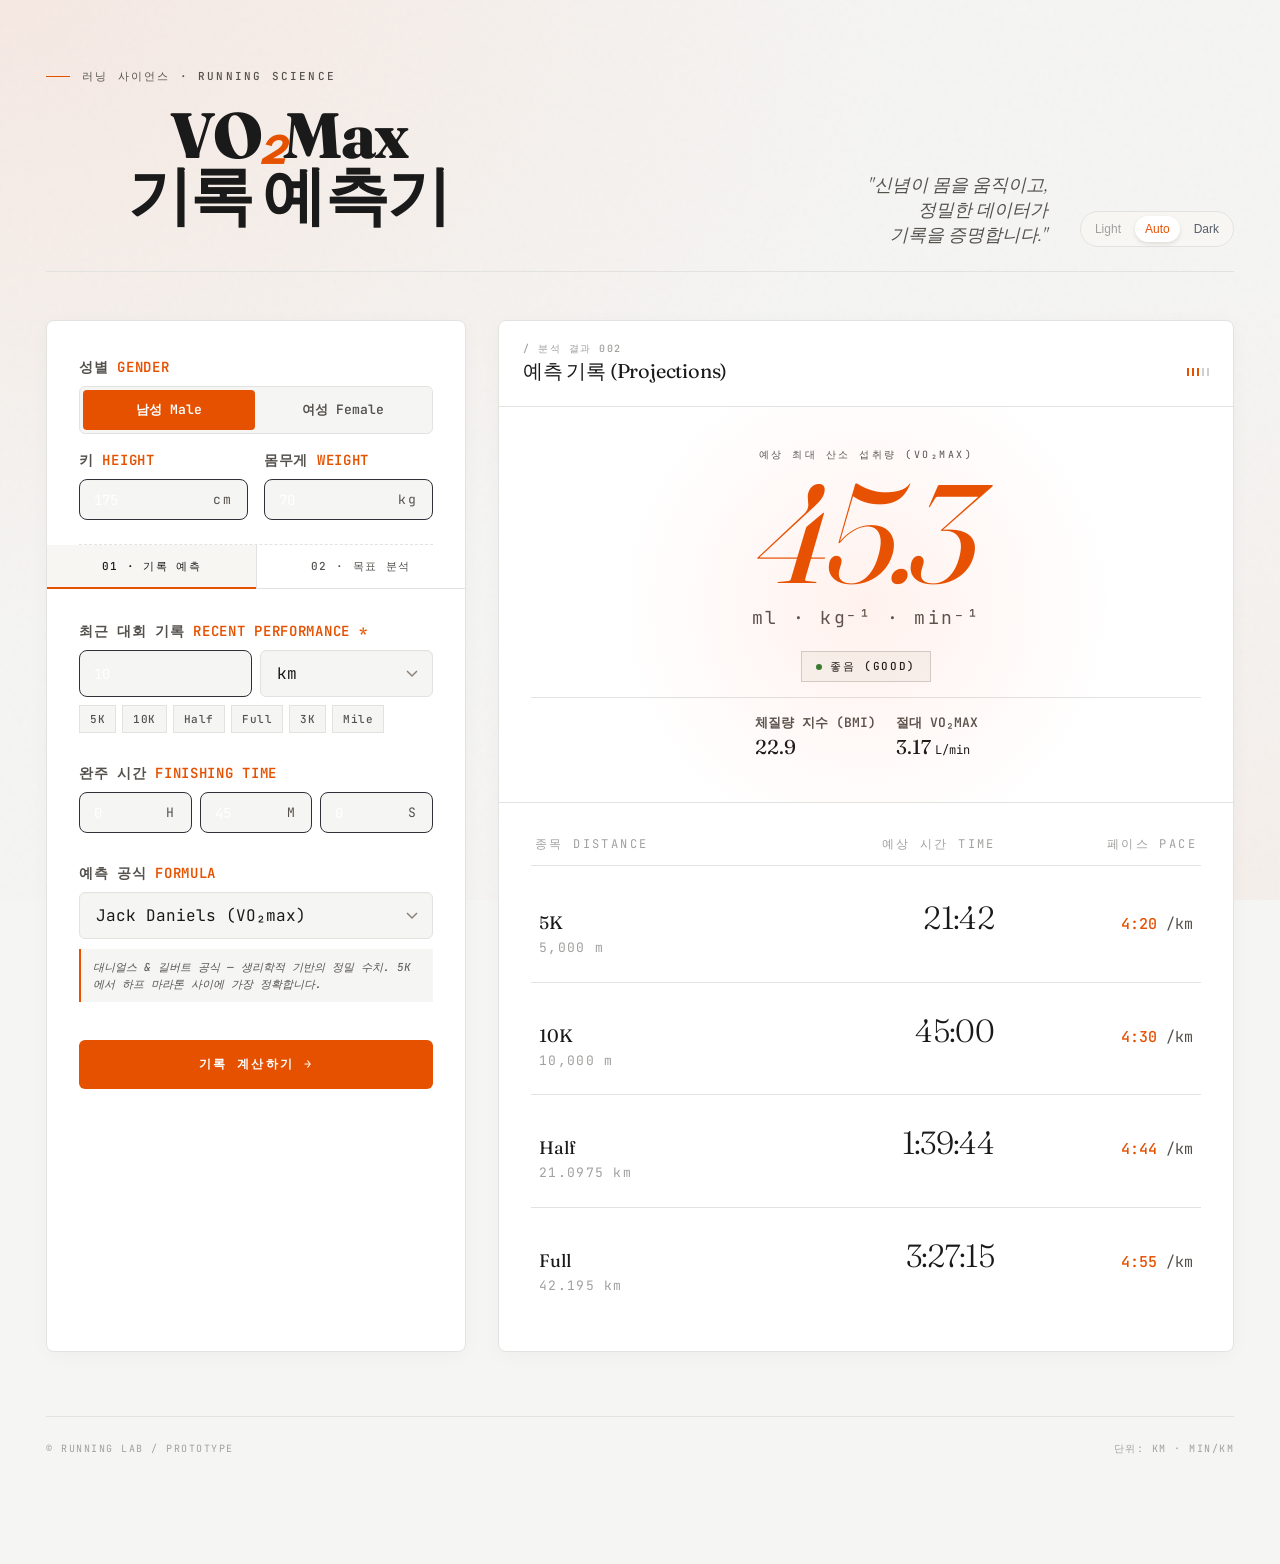
<file: index.html>
<!DOCTYPE html>
<html lang="ko" data-theme="system">
<head>
<meta charset="UTF-8">
<meta name="viewport" content="width=device-width, initial-scale=1.0">
<title>VO₂max 러닝 기록 예측 계산기 — Race Predictor</title>
<meta name="description" content="최근 달리기 기록을 입력하면 VO₂max를 계산하고 5K, 10K, 하프 마라톤, 풀 마라톤 예상 기록을 알려드립니다. Jack Daniels, Riegel, Cameron 공식 지원.">
<meta name="keywords" content="VO2max, 러닝, 마라톤, 기록 예측, 페이스 계산, Jack Daniels, VDOT">
<link rel="stylesheet" href="style.css">

<!-- Open Graph / SNS -->
<meta property="og:type" content="website">
<meta property="og:title" content="VO₂max Race Predictor">
<meta property="og:description" content="최근 기록으로 5K, 10K, 하프, 풀 마라톤 예상 기록을 계산해보세요. VO₂max 기반 정밀 예측.">
<meta property="og:url" content="https://jugalnam.github.io/vo2max-calculator/">
<meta name="twitter:card" content="summary_large_image">
<meta name="twitter:title" content="VO₂max Race Predictor">
<meta name="twitter:description" content="최근 기록으로 5K, 10K, 하프, 풀 마라톤 예상 기록을 계산해보세요.">

<!-- Favicon (SVG 인라인 — 주황색 원에 흰색 글자) -->
<link rel="icon" href="data:image/svg+xml,%3Csvg xmlns='http://www.w3.org/2000/svg' viewBox='0 0 100 100'%3E%3Crect width='100' height='100' fill='%230a0a0a'/%3E%3Ccircle cx='50' cy='50' r='32' fill='none' stroke='%23ff5722' stroke-width='6'/%3E%3Ctext x='50' y='62' font-family='Georgia,serif' font-size='36' font-style='italic' fill='%23f5f1ea' text-anchor='middle'%3EV%3C/text%3E%3C/svg%3E">

<link rel="preconnect" href="https://fonts.googleapis.com">
<link rel="preconnect" href="https://fonts.gstatic.com" crossorigin>
<link href="https://fonts.googleapis.com/css2?family=Fraunces:ital,opsz,wght@0,9..144,300;0,9..144,400;0,9..144,600;0,9..144,800;1,9..144,400&family=JetBrains+Mono:wght@300;400;500;700&display=swap" rel="stylesheet">
<style>
  :root {
    /* Light Theme (Default) */
    --bg: #f5f5f3; /* 메인 배경을 살짝 낮춰 카드 영역을 강조 */
    --bg-card: #ffffff;
    --bg-elev: #f7f6f3;
    --border: #e2e2e0;
    --border-strong: #cfcfcd;
    --text: #1a1a1a;
    --text-dim: #55524e; /* 가독성을 위해 소폭 어둡게 조정 */
    --text-faint: #a1a09e;
    --accent: #e65100; /* WCAG 대비 향상을 위한 짙은 주황 */
    --accent-dim: #cc3d0e;
    --success: #2e7d32;
    --warn: #ed6c02;
    --serif: 'Fraunces', Georgia, serif;
    --mono: 'JetBrains Mono', ui-monospace, monospace;
    --radius: 8px;
  }

  [data-theme="dark"] {
    --bg: #0f1113;
    --bg-card: #1a1d21;
    --bg-elev: #24282d;
    --border: #2d3239;
    --border-strong: #3e454e;
    --text: #eceef0;
    --text-dim: #b0bac5; /* 다크모드에서 눈이 편하도록 밝기 상향 */
    --text-faint: #565f6b;
    --accent: #ff7043;
    --accent-dim: #e64a19;
    --success: #81c784;
    --warn: #ffb74d;
  }

  * { box-sizing: border-box; margin: 0; padding: 0; }

  html, body {
    background: var(--bg);
    color: var(--text);
    font-family: var(--mono);
    font-size: 14px;
    line-height: 1.5;
    -webkit-font-smoothing: antialiased;
    min-height: 100vh;
    transition: background-color 0.3s, color 0.3s;
  }

  body {
    /* Subtle gradients */
    background-image:
      radial-gradient(ellipse at top left, rgba(255,87,34,0.08) 0%, transparent 50%),
      radial-gradient(ellipse at bottom right, rgba(255,87,34,0.04) 0%, transparent 50%);
    background-attachment: fixed;
  }

  /* Noise overlay */
  body::before {
    content: '';
    position: fixed;
    inset: 0;
    pointer-events: none;
    opacity: 0.035;
    z-index: 1;
    background-image: url("data:image/svg+xml,%3Csvg viewBox='0 0 200 200' xmlns='http://www.w3.org/2000/svg'%3E%3Cfilter id='n'%3E%3CfeTurbulence type='fractalNoise' baseFrequency='0.9'/%3E%3C/filter%3E%3Crect width='100%25' height='100%25' filter='url(%23n)'/%3E%3C/svg%3E");
  }

  .container {
    max-width: 1280px;
    margin: 0 auto;
    padding: 40px 32px 80px;
    position: relative;
    z-index: 2;
  }

  /* Header */
  header {
    display: grid;
    grid-template-columns: 1fr 1fr auto;
    align-items: end;
    gap: 32px;
    margin-bottom: 48px;
    border-bottom: 1px solid var(--border);
    padding-bottom: 24px;
  }
  .eyebrow {
    font-family: var(--mono);
    font-size: 11px;
    font-weight: 500;
    letter-spacing: 0.2em;
    text-transform: uppercase;
    color: var(--text-dim);
    margin-bottom: 20px;
    display: flex;
    align-items: center;
    gap: 12px;
  }

  .eyebrow::before {
    content: '';
    width: 24px;
    height: 1px;
    background: var(--accent);
  }

  h1 {
    font-family: var(--serif);
    font-weight: 800; /* 제목 강조를 위해 두께 상향 */
    font-size: clamp(32px, 5vw, 64px);
    line-height: 0.95;
    letter-spacing: -0.03em;
    color: var(--text);
  }

  h1 em {
    font-style: italic;
    font-weight: 800;
    color: var(--accent);
  }

  .tagline {
    font-family: var(--serif);
    font-style: italic;
    font-weight: 300;
    font-size: 18px;
    color: var(--text-dim);
    text-align: right;
    line-height: 1.4;
  }

  /* Theme Switcher */
  .theme-toggle {
    display: flex;
    gap: 4px;
    background: var(--bg-elev);
    padding: 4px;
    border-radius: 20px;
    border: 1px solid var(--border);
  }

  .theme-btn {
    background: none;
    border: none;
    padding: 6px 10px;
    cursor: pointer;
    font-size: 12px;
    color: var(--text-faint);
    border-radius: 16px;
    transition: all 0.2s;
  }
  .theme-btn.active {
    background: var(--bg-card);
    color: var(--accent);
    box-shadow: 0 2px 4px rgba(0,0,0,0.1);
  }

  /* Main layout */
  .layout {
    display: grid;
    grid-template-columns: 420px 1fr;
    gap: 32px;
  }

  @media (max-width: 960px) {
    .layout { grid-template-columns: 1fr; }
    header { grid-template-columns: 1fr auto; }
    .tagline { display: none; }
  }

  /* Cards */
  .card {
    background: var(--bg-card);
    border: 1px solid var(--border);
    border-radius: var(--radius);
    overflow: hidden;
    box-shadow: 0 4px 20px rgba(0,0,0,0.03);
  }

  .card-header {
    padding: 20px 24px;
    border-bottom: 1px solid var(--border);
    display: flex;
    justify-content: space-between;
    align-items: center;
  }

  .card-num {
    font-family: var(--mono);
    font-size: 10px;
    font-weight: 500;
    color: var(--text-faint);
    letter-spacing: 0.15em;
  }

  .card-title {
    font-family: var(--serif);
    font-weight: 400;
    font-size: 20px;
    letter-spacing: -0.01em;
  }

  .card-body {
    padding: 36px 32px; /* 내부 여백 확장 */
  }

  /* Tabs */
  .tabs {
    display: flex;
    gap: 0;
    border-bottom: 1px solid var(--border);
  }

  .tab {
    flex: 1;
    padding: 14px 12px;
    background: transparent;
    border: none;
    color: var(--text-dim);
    font-family: var(--mono);
    font-size: 11px;
    font-weight: 500;
    letter-spacing: 0.12em;
    text-transform: uppercase;
    cursor: pointer;
    transition: all 0.2s;
    position: relative;
    border-right: 1px solid var(--border);
  }

  .tab:last-child { border-right: none; }

  .tab:hover { color: var(--text); }

  .tab.active {
    color: var(--text);
    background: var(--bg-elev);
  }

  .tab.active::after {
    content: '';
    position: absolute;
    bottom: -1px;
    left: 0;
    right: 0;
    height: 2px;
    background: var(--accent);
  }

  .tab-content { display: none; }
  .tab-content.active { display: block; }

  /* Form */
  .field {
    margin-bottom: 30px; /* 그룹 간 간격 확대 */
  }

  .label {
    display: block;
    font-family: var(--mono);
    font-size: 14px; /* 레이블 크기 대폭 상향 */
    font-weight: 600; /* 데이터와 명확히 분리되도록 강조 */
    letter-spacing: 0.05em; /* 크기가 커짐에 따라 자간 최적화 */
    text-transform: uppercase;
    color: var(--text-dim);
    margin-bottom: 8px;
  }

  .label span {
    color: var(--accent);
  }

  .input, .select {
    width: 100%;
    background: var(--bg);
    border: 1px solid var(--border);
    color: var(--text);
    padding: 12px 40px 12px 16px; /* 우측 단위 텍스트 및 좌측 가독성 확보 */
    font-family: var(--mono);
    font-size: 16px; /* 입력 필드 시인성 확보 */
    font-variant-numeric: tabular-nums;
    transition: border-color 0.2s, box-shadow 0.2s, background-color 0.2s; /* 포커스 전환 최적화 */
    border-radius: 6px;
    -webkit-appearance: none;
    appearance: none;
    box-shadow: inset 0 1px 2px rgba(0,0,0,0.02);
  }

  .input:focus, .select:focus {
    outline: none;
    border-color: var(--accent);
    box-shadow: 0 0 0 3px rgba(230, 81, 0, 0.2); /* 강조된 빛 번짐 효과 */
    background: var(--bg-card);
  }

  /* Hide number input spin buttons */
  .input::-webkit-outer-spin-button,
  .input::-webkit-inner-spin-button {
    -webkit-appearance: none;
    margin: 0;
  }

  .input[type=number] {
    -moz-appearance: textfield;
  }

  .select {
    background-image: url("data:image/svg+xml,%3Csvg xmlns='http://www.w3.org/2000/svg' width='12' height='8' viewBox='0 0 12 8'%3E%3Cpath d='M1 1l5 5 5-5' stroke='%238a847a' stroke-width='1.5' fill='none'/%3E%3C/svg%3E");
    background-repeat: no-repeat;
    background-position: right 14px center;
    padding-right: 38px;
    cursor: pointer;
  }
  
  /* Gender Toggle (Segmented Control) */
  .gender-toggle {
    display: flex;
    background: var(--bg);
    border: 1px solid var(--border);
    border-radius: 6px;
    padding: 3px;
    height: 48px;
    gap: 2px;
  }
  .gender-btn {
    flex: 1;
    border: none;
    background: transparent;
    color: var(--text-dim);
    font-family: var(--mono);
    font-size: 13px;
    font-weight: 600;
    cursor: pointer;
    border-radius: 4px;
    transition: background-color 0.3s, color 0.3s; /* 자연스러운 상태 변화 */
    white-space: nowrap;
  }
  .gender-btn.active {
    background: var(--accent);
    color: #fff;
  }

  .profile-group {
    display: grid;
    grid-template-columns: 1fr 1fr; /* 키와 몸무게를 1:1 비율로 배치 */
    gap: 16px; /* 요소 간 간격을 16px로 조정 */
    margin-bottom: 24px;
    padding-bottom: 24px;
    border-bottom: 1px dashed var(--border);
  }

  .profile-group > .field:first-child {
    grid-column: span 2; /* 성별 토글이 첫 번째 행 전체를 차지하도록 설정 */
  }

  .time-group {
    display: grid;
    grid-template-columns: 1fr 1fr 1fr;
    gap: 8px;
  }

  .time-input-wrap {
    position: relative;
  }

  .time-input-wrap::after {
    content: attr(data-unit);
    position: absolute;
    right: 16px; /* 우측 끝 여백 확보 */
    top: 50%;
    transform: translateY(-50%);
    font-family: var(--mono);
    font-size: 13px; /* 단위 텍스트 크기 상향 */
    color: var(--text-dim); /* 메인 데이터와 구분되도록 조정 */
    letter-spacing: 0.1em;
    pointer-events: none;
  }

  .distance-group {
    display: grid;
    grid-template-columns: 1fr 1fr;
    gap: 8px;
  }

  .preset-chips {
    display: flex;
    flex-wrap: wrap;
    gap: 6px;
    margin-top: 8px;
  }

  .chip {
    background: var(--bg);
    border: 1px solid var(--border);
    color: var(--text-dim);
    padding: 6px 10px;
    font-family: var(--mono);
    font-size: 11px;
    font-weight: 500;
    cursor: pointer;
    transition: all 0.15s;
    letter-spacing: 0.05em;
  }

  .chip:hover {
    border-color: var(--accent);
    color: var(--accent);
  }

  .btn {
    width: 100%;
    background: var(--accent);
    border: none;
    color: #fff;
    padding: 16px;
    font-family: var(--mono);
    font-size: 12px;
    font-weight: 700;
    letter-spacing: 0.2em;
    text-transform: uppercase;
    cursor: pointer;
    transition: all 0.3s cubic-bezier(0.4, 0, 0.2, 1);
    margin-top: 8px;
    border-radius: 6px;
    overflow: hidden;
  }

  .btn:hover {
    background: var(--accent-dim);
    transform: translateY(-2px); /* 살짝 떠오르는 효과 */
    box-shadow: 0 6px 16px rgba(230, 81, 0, 0.25); /* 그림자 깊이 증가 */
  }

  .btn:active {
    transform: scale(0.98); /* 눌리는 느낌 구현 */
  }

  /* Results - VO2max display */
  .vo2-display {
    padding: 40px 32px;
    text-align: center;
    border-bottom: 1px solid var(--border);
    position: relative;
    overflow: hidden;
  }

  .vo2-display::before {
    content: '';
    position: absolute;
    inset: 0;
    background: radial-gradient(circle at center, rgba(255,87,34,0.08) 0%, transparent 60%);
    pointer-events: none;
  }

  .vo2-label {
    font-family: var(--mono);
    font-size: 10px;
    letter-spacing: 0.25em;
    text-transform: uppercase;
    color: var(--text-dim);
    margin-bottom: 8px;
  }

  .vo2-value {
    font-family: var(--serif);
    font-weight: 300;
    font-size: clamp(80px, 12vw, 140px);
    line-height: 0.9;
    letter-spacing: -0.04em;
    color: var(--text);
    font-feature-settings: "tnum";
  }

  .vo2-value em {
    font-style: italic;
    font-weight: 400;
    color: var(--accent);
  }

  .vo2-unit {
    font-family: var(--mono);
    font-size: 18px; /* 단위 텍스트 대폭 상향 */
    color: var(--text-dim);
    letter-spacing: 0.15em;
    margin-top: 8px;
  }

  .vo2-level {
    display: inline-block;
    margin-top: 20px;
    padding: 6px 14px;
    background: var(--bg-elev);
    border: 1px solid var(--border-strong);
    font-family: var(--mono);
    font-size: 11px;
    font-weight: 500;
    letter-spacing: 0.15em;
    text-transform: uppercase;
    color: var(--text);
  }

  .vo2-level .dot {
    display: inline-block;
    width: 6px;
    height: 6px;
    border-radius: 50%;
    background: var(--accent);
    margin-right: 8px;
    vertical-align: middle;
  }

  /* Predictions table */
  .predictions {
    padding: 32px; /* 결과 영역 여백 확장 */
  }

  .pred-header {
    display: grid;
    grid-template-columns: 1fr 1.4fr 1fr;
    gap: 16px;
    padding: 0 4px 12px;
    border-bottom: 1px solid var(--border);
    margin-bottom: 4px;
  }

  .pred-header > div {
    font-family: var(--mono);
    font-size: 12px;
    letter-spacing: 0.2em;
    text-transform: uppercase;
    color: var(--text-faint);
  }

  .pred-header > div:nth-child(2),
  .pred-header > div:nth-child(3) {
    text-align: right;
  }

  .pred-row {
    display: grid;
    grid-template-columns: 1fr 1.4fr 1fr;
    gap: 16px;
    padding: 24px 8px; /* 행 높이 증가 */
    align-items: baseline;
    border-bottom: 1px solid var(--border);
    transition: background 0.2s ease;
  }

  .pred-row:last-child {
    border-bottom: none;
  }

  .pred-row:hover {
    background: rgba(255, 87, 34, 0.06); /* 호버 강조 강화 */
  }

  .pred-distance {
    font-family: var(--serif);
    font-weight: 400;
    font-size: 18px;
    color: var(--text);
  }

  .pred-distance .meta {
    display: block;
    font-family: var(--mono);
    font-size: 13px; /* 거리 상세 단위 크기 상향 */
    color: var(--text-faint);
    letter-spacing: 0.1em;
    margin-top: 2px;
    font-style: normal;
    font-weight: 400;
  }

  .pred-time {
    font-family: var(--serif);
    font-weight: 300;
    font-size: 32px;
    letter-spacing: -0.02em;
    text-align: right;
    color: var(--text);
    font-feature-settings: "tnum";
  }

  .pred-pace {
    text-align: right;
    font-family: var(--mono);
    font-size: 15px; /* 페이스 텍스트 크기 상향 */
    color: var(--text-dim);
    font-feature-settings: "tnum";
  }

  .pred-pace .pace-num {
    color: var(--accent);
    font-weight: 500;
  }

  .empty-state {
    padding: 80px 40px;
    text-align: center;
    color: var(--text-faint);
  }

  .empty-state .big {
    font-family: var(--serif);
    font-style: italic;
    font-size: 28px;
    font-weight: 300;
    color: var(--text-dim);
    line-height: 1.3;
    margin-bottom: 12px;
  }

  .empty-state .small {
    font-family: var(--mono);
    font-size: 11px;
    letter-spacing: 0.15em;
    text-transform: uppercase;
  }

  /* Gap analysis (goal mode) */
  .gap-box {
    padding: 24px;
    background: var(--bg-elev);
    border-top: 1px solid var(--border);
  }

  .gap-row {
    display: flex;
    justify-content: space-between;
    align-items: center;
    padding: 8px 0;
    font-family: var(--mono);
    font-size: 15px; /* 결과 행 텍스트 크기 상향 */
  }

  .gap-row .key {
    color: var(--text-dim);
    letter-spacing: 0.1em;
    text-transform: uppercase;
    font-size: 14px; /* 결과 레이블 크기 상향 */
  }

  .gap-row .val {
    font-family: var(--serif);
    font-size: 18px;
    color: var(--text);
    font-weight: 600; /* 수치 시인성 확보 */
  }

  .gap-row .val.pos { color: var(--success); font-weight: 600; }
  .gap-row .val.neg { color: var(--warn); font-weight: 600; }

  /* Formula selector */
  .formula-info {
    font-family: var(--mono);
    font-size: 11px;
    font-style: italic;
    color: var(--text-dim);
    margin-top: 10px;
    padding: 10px 12px;
    background: var(--bg);
    border-left: 2px solid var(--accent);
    line-height: 1.5;
  }

  /* Footer */
  footer {
    margin-top: 64px;
    padding-top: 24px;
    border-top: 1px solid var(--border);
    display: flex;
    justify-content: space-between;
    font-family: var(--mono);
    font-size: 10px;
    letter-spacing: 0.15em;
    text-transform: uppercase;
    color: var(--text-faint);
  }

  /* Animations */
  @keyframes fadeUp {
    from { opacity: 0; transform: translateY(8px); }
    to { opacity: 1; transform: translateY(0); }
  }

  .fade-in {
    animation: fadeUp 0.4s ease-out backwards;
  }

  .fade-in:nth-child(1) { animation-delay: 0s; }
  .fade-in:nth-child(2) { animation-delay: 0.05s; }
  .fade-in:nth-child(3) { animation-delay: 0.10s; }
  .fade-in:nth-child(4) { animation-delay: 0.15s; }

  /* Tick marks decoration */
  .tick-row {
    display: flex;
    gap: 3px;
    margin-top: 16px;
    justify-content: center;
  }

  .tick {
    width: 2px;
    height: 8px;
    background: var(--border-strong);
  }

  .tick.active { background: var(--accent); }

</style>
</head>
<body>
<div class="container">

  <header>
    <div>
      <div class="eyebrow">러닝 사이언스 · Running Science</div>
      <h1>VO<em>₂</em>Max<br>기록 예측기</h1>
    </div>
    <div class="tagline">
      "신념이 몸을 움직이고,<br>정밀한 데이터가<br>기록을 증명합니다."
    </div>
    <div class="theme-toggle">
      <button class="theme-btn" data-theme="light">Light</button>
      <button class="theme-btn active" data-theme="system">Auto</button>
      <button class="theme-btn" data-theme="dark">Dark</button>
    </div>
  </header>

  <div class="layout">

    <!-- INPUT PANEL -->
    <div class="card fade-in">
      <!-- Shared Profile Group -->
      <div class="card-body" style="padding-bottom: 0;">
        <div class="profile-group" style="margin-bottom: 0; padding-bottom: 24px;">
          <div class="field" style="margin-bottom: 0;">
            <label class="label">성별 <span>Gender</span></label>
            <div class="gender-toggle">
              <button type="button" class="gender-btn active" data-value="male">남성 Male</button>
              <button type="button" class="gender-btn" data-value="female">여성 Female</button>
            </div>
            <input type="hidden" id="gender" value="male">
          </div>
          <div class="field" style="margin-bottom: 0;">
            <label class="label">키 <span>Height</span></label>
            <div class="time-input-wrap" data-unit="cm">
              <input type="number" class="input" id="height" placeholder="175" value="175">
            </div>
          </div>
          <div class="field" style="margin-bottom: 0;">
            <label class="label">몸무게 <span>Weight</span></label>
            <div class="time-input-wrap" data-unit="kg">
              <input type="number" class="input" id="weight" placeholder="70" value="70">
            </div>
          </div>
        </div>
      </div>

      <div class="tabs">
        <button class="tab active" data-tab="predict">01 · 기록 예측</button>
        <button class="tab" data-tab="goal">02 · 목표 분석</button>
      </div>

      <!-- PREDICT MODE -->
      <div class="tab-content active" id="tab-predict">
        <div class="card-body" style="padding-top: 32px;">
          <div class="field">
            <label class="label">최근 대회 기록 <span>Recent Performance *</span></label>
            <div class="distance-group">
              <input type="number" class="input" id="raceDistance" placeholder="Distance" step="0.01" min="0.1" value="10">
              <select class="select" id="distanceUnit">
                <option value="km">km</option>
                <option value="m">m</option>
              </select>
            </div>
            <div class="preset-chips">
              <button class="chip" data-dist="5">5K</button>
              <button class="chip" data-dist="10">10K</button>
              <button class="chip" data-dist="21.0975">Half</button>
              <button class="chip" data-dist="42.195">Full</button>
              <button class="chip" data-dist="3">3K</button>
              <button class="chip" data-dist="1.609">Mile</button>
            </div>
          </div>

          <div class="field">
            <label class="label">완주 시간 <span>Finishing Time</span></label>
            <div class="time-group">
              <div class="time-input-wrap" data-unit="H">
                <input type="number" class="input" id="hours" placeholder="00" min="0" max="10" value="0">
              </div>
              <div class="time-input-wrap" data-unit="M">
                <input type="number" class="input" id="minutes" placeholder="00" min="0" max="59" value="45">
              </div>
              <div class="time-input-wrap" data-unit="S">
                <input type="number" class="input" id="seconds" placeholder="00" min="0" max="59" value="0">
              </div>
            </div>
          </div>

          <div class="field">
            <label class="label">예측 공식 <span>Formula</span></label>
            <select class="select" id="formula">
              <option value="daniels">Jack Daniels (VO₂max)</option>
              <option value="riegel">Peter Riegel (Power Law)</option>
              <option value="cameron">Dave Cameron</option>
              <option value="average">모든 공식 평균</option>
            </select>
            <div class="formula-info" id="formulaInfo">
              대니얼스 & 길버트 공식 — 생리학적 기반의 정밀 수치. 5K에서 하프 마라톤 사이에 가장 정확합니다.
            </div>
          </div>

          <button class="btn" id="calcBtn">기록 계산하기 →</button>
        </div>
      </div>

      <!-- GOAL MODE -->
      <div class="tab-content" id="tab-goal">
        <div class="card-body" style="padding-top: 32px;">
          <div class="field">
            <label class="label">목표 대회 <span>Target Race</span></label>
            <select class="select" id="goalDistance">
              <option value="5">5K</option>
              <option value="10" selected>10K</option>
              <option value="21.0975">Half Marathon</option>
              <option value="42.195">Full Marathon</option>
            </select>
          </div>

          <div class="field">
            <label class="label">목표 시간 <span>Target Time</span></label>
            <div class="time-group">
              <div class="time-input-wrap" data-unit="H">
                <input type="number" class="input" id="goalHours" placeholder="00" min="0" max="10" value="0">
              </div>
              <div class="time-input-wrap" data-unit="M">
                <input type="number" class="input" id="goalMinutes" placeholder="00" min="0" max="59" value="40">
              </div>
              <div class="time-input-wrap" data-unit="S">
                <input type="number" class="input" id="goalSeconds" placeholder="00" min="0" max="59" value="0">
              </div>
            </div>
          </div>

          <div class="field">
            <label class="label">현재 기록 (선택 사항) <span>Current Performance</span></label>
            <div class="distance-group">
              <input type="number" class="input" id="currentDist" placeholder="Distance" step="0.01" value="10">
              <select class="select" id="currentDistUnit">
                <option value="km">km</option>
                <option value="m">m</option>
              </select>
            </div>
            <div class="time-group" style="margin-top: 8px;">
              <div class="time-input-wrap" data-unit="H">
                <input type="number" class="input" id="curHours" placeholder="00" min="0" max="10" value="0">
              </div>
              <div class="time-input-wrap" data-unit="M">
                <input type="number" class="input" id="curMinutes" placeholder="00" min="0" max="59" value="45">
              </div>
              <div class="time-input-wrap" data-unit="S">
                <input type="number" class="input" id="curSeconds" placeholder="00" min="0" max="59" value="0">
              </div>
            </div>
          </div>

          <button class="btn" id="goalBtn">격차 분석하기 →</button>
        </div>
      </div>
    </div>

    <!-- RESULTS PANEL -->
    <div class="card fade-in" id="results">
      <div class="card-header">
        <div>
          <div class="card-num">/ 분석 결과 002</div>
          <div class="card-title" id="resultsTitle">예측 기록 (Projections)</div>
        </div>
        <div class="tick-row">
          <div class="tick active"></div>
          <div class="tick active"></div>
          <div class="tick active"></div>
          <div class="tick"></div>
          <div class="tick"></div>
        </div>
      </div>

      <div id="resultsContent">
        <div class="empty-state">
          <div class="big">최근 대회 기록을 입력하면<br>예상 기록을 볼 수 있습니다.</div>
          <div class="small">— 대기 중 (Awaiting Input) —</div>
        </div>
      </div>
    </div>

  </div>

  <footer>
    <div>© Running Lab / Prototype</div>
    <div>단위: km · min/km</div>
  </footer>
</div>

<script>
/* ============================================================
   VO2MAX CALCULATOR — Core math
   ============================================================ */

// ---- Theme Logic ----
const applyTheme = (theme) => {
  const root = document.documentElement;
  if (theme === 'system') {
    const isDark = window.matchMedia('(prefers-color-scheme: dark)').matches;
    root.setAttribute('data-theme', isDark ? 'dark' : 'light');
  } else {
    root.setAttribute('data-theme', theme);
  }
  
  document.querySelectorAll('.theme-btn').forEach(btn => {
    btn.classList.toggle('active', btn.dataset.theme === theme);
  });
  localStorage.setItem('vo2-theme', theme);
};

document.querySelectorAll('.theme-btn').forEach(btn => {
  btn.addEventListener('click', () => applyTheme(btn.dataset.theme));
});

// Initialize theme
const savedTheme = localStorage.getItem('vo2-theme') || 'system';
applyTheme(savedTheme);

// ---- Gender Toggle Logic ----
document.querySelectorAll('.gender-btn').forEach(btn => {
  btn.addEventListener('click', () => {
    document.querySelectorAll('.gender-btn').forEach(b => b.classList.remove('active'));
    btn.classList.add('active');
    document.getElementById('gender').value = btn.dataset.value;
  });
});

// Listen for system theme changes
window.matchMedia('(prefers-color-scheme: dark)').addEventListener('change', () => {
  if (localStorage.getItem('vo2-theme') === 'system') applyTheme('system');
});

// ---- Utility ----
const timeToSeconds = (h, m, s) => (Number(h) || 0) * 3600 + (Number(m) || 0) * 60 + (Number(s) || 0);
const secondsToTime = (totalSec) => {
  totalSec = Math.round(totalSec);
  const h = Math.floor(totalSec / 3600);
  const m = Math.floor((totalSec % 3600) / 60);
  const s = totalSec % 60;
  return h > 0
    ? `${h}:${String(m).padStart(2,'0')}:${String(s).padStart(2,'0')}`
    : `${m}:${String(s).padStart(2,'0')}`;
};
const paceFromSecPerKm = (secPerKm) => {
  const m = Math.floor(secPerKm / 60);
  const s = Math.round(secPerKm % 60);
  return `${m}:${String(s).padStart(2,'0')}`;
};

// ---- Jack Daniels (Daniels & Gilbert) ----
// VO2max estimated from a race performance.
// Inputs: distance in meters, time in seconds
// Outputs: VO2max (ml/kg/min)
function danielsVO2max(distanceMeters, timeSeconds) {
  const timeMin = timeSeconds / 60;
  const velocity = distanceMeters / timeMin; // m/min
  const vo2 = -4.60 + 0.182258 * velocity + 0.000104 * velocity * velocity;
  const pctMax = 0.8
    + 0.1894393 * Math.exp(-0.012778 * timeMin)
    + 0.2989558 * Math.exp(-0.1932605 * timeMin);
  return vo2 / pctMax;
}

// Predict time for a given distance from VO2max (inverse of Daniels).
// Uses binary search since the equation is implicit in time.
function danielsPredictTime(vo2max, distanceMeters) {
  let lo = 60;      // 1 min lower bound
  let hi = 6 * 3600; // 6 hr upper bound
  for (let i = 0; i < 80; i++) {
    const mid = (lo + hi) / 2;
    const est = danielsVO2max(distanceMeters, mid);
    if (est > vo2max) lo = mid; else hi = mid;
  }
  return (lo + hi) / 2;
}

// ---- Peter Riegel ----
// T2 = T1 * (D2/D1)^1.06
function riegelPredict(d1m, t1s, d2m, exponent = 1.06) {
  return t1s * Math.pow(d2m / d1m, exponent);
}

// ---- Dave Cameron ----
// Formula: T2 = (T1/D1) * (a - b*log(D1)) / (a - b*log(D2)) * D2
// where a = 13.49681, b = 0.048865, c = 2.082419
// Actually the common Cameron formula:
// T2 = T1 * (13.49681 - 0.048865*D1 + 2.438461*log10(D1)) /
//           (13.49681 - 0.048865*D2 + 2.438461*log10(D2)) * (D2/D1)
// Distances in miles. We convert.
function cameronPredict(d1m, t1s, d2m) {
  const d1mi = d1m / 1609.344;
  const d2mi = d2m / 1609.344;
  const a = 13.49681;
  const b = 0.048865;
  const c = 2.438461;
  const num = a - b * d1mi + c * Math.log10(d1mi);
  const den = a - b * d2mi + c * Math.log10(d2mi);
  return (t1s / d1mi) * (num / den) * d2mi;
}

// ---- VO2max fitness level ----
// Rough categorization for adult males; close enough for MVP.
function fitnessLevel(vo2, gender) {
  const norms = {
    male:   { elite: 70, excellent: 60, veryGood: 52, good: 45, fair: 38 },
    female: { elite: 62, excellent: 54, veryGood: 47, good: 40, fair: 33 }
  };
  
  const n = norms[gender] || norms.male;
  if (vo2 >= n.elite) return { label: '엘리트 (Elite)', color: '#ff5722' };
  if (vo2 >= n.excellent) return { label: '우수 (Excellent)', color: '#ff5722' };
  if (vo2 >= n.veryGood) return { label: '매우 좋음 (Very Good)', color: '#2e7d32' };
  if (vo2 >= n.good) return { label: '좋음 (Good)', color: '#2e7d32' };
  if (vo2 >= n.fair) return { label: '보통 (Fair)', color: '#ed6c02' };
  return { label: '초보자 (Beginner)', color: '#8a847a' };
}

const calculateBMI = (hCm, wKg) => {
  if (!hCm || !wKg) return null;
  return (wKg / ((hCm / 100) ** 2)).toFixed(1);
};

/**
 * 성별과 BMI를 기반으로 개인화된 피로도 지수를 계산합니다.
 * 기본값 1.06에서 시작하여 신체 조건에 따라 조정됩니다.
 */
const getPersonalizedExponent = (gender, bmi) => {
  let exp = 1.06;
  if (gender === 'female') exp -= 0.01; // 여성은 상대적으로 지구력 저하가 적음
  if (bmi > 25) exp += (bmi - 25) * 0.005; // BMI가 높을수록 장거리 페이스 저하가 큼
  if (bmi < 18.5) exp += (18.5 - bmi) * 0.003; // 너무 저체중이어도 지구력이 떨어질 수 있음
  return exp;
};

/* ============================================================
   UI — tabs
   ============================================================ */
document.querySelectorAll('.tab').forEach(tab => {
  tab.addEventListener('click', () => {
    document.querySelectorAll('.tab').forEach(t => t.classList.remove('active'));
    document.querySelectorAll('.tab-content').forEach(c => c.classList.remove('active'));
    tab.classList.add('active');
    document.getElementById('tab-' + tab.dataset.tab).classList.add('active');
    document.getElementById('resultsTitle').textContent =
      tab.dataset.tab === 'goal' ? '격차 분석 (Gap Analysis)' : '예측 기록 (Projections)';
  });
});

// Preset chip clicks
document.querySelectorAll('.chip').forEach(chip => {
  chip.addEventListener('click', () => {
    document.getElementById('raceDistance').value = chip.dataset.dist;
    document.getElementById('distanceUnit').value = 'km';
  });
});

// Formula info updates
const formulaDescs = {
  daniels: "대니얼스 & 길버트 공식 — 생리학적 기반의 정밀 수치. 5K에서 하프 마라톤 사이에 가장 정확합니다.",
  riegel: "피터 리겔의 거듭제곱 법칙 — 가장 널리 쓰이나, 풀 마라톤 기록을 다소 높게 예측하는 경향이 있습니다.",
  cameron: "데이브 카메론의 경험적 공식 — 엘리트 선수들의 기록을 기반으로 하며, 장거리 예측에 강점이 있습니다.",
  average: "위 세 가지 공식의 평균값 — 개별 모델의 편향을 줄인 균형 잡힌 예측치를 제공합니다."
};
document.getElementById('formula').addEventListener('change', (e) => {
  document.getElementById('formulaInfo').textContent = formulaDescs[e.target.value];
});

/* ============================================================
   CALCULATE — Predict mode
   ============================================================ */
document.getElementById('calcBtn').addEventListener('click', () => {
  const distValue = parseFloat(document.getElementById('raceDistance').value);
  const distUnit = document.getElementById('distanceUnit').value;
  const h = document.getElementById('hours').value;
  const m = document.getElementById('minutes').value;
  const s = document.getElementById('seconds').value;
  const formula = document.getElementById('formula').value;
  const gender = document.getElementById('gender').value;
  const height = parseFloat(document.getElementById('height').value);
  const weight = parseFloat(document.getElementById('weight').value);
  const bmi = calculateBMI(height, weight);
  const personalizedExp = getPersonalizedExponent(gender, parseFloat(bmi));

  if (!distValue || distValue <= 0) {
    alert('유효한 거리를 입력해주세요.');
    return;
  }
  const distM = distUnit === 'km' ? distValue * 1000 : distValue;
  const timeS = timeToSeconds(h, m, s);
  if (timeS < 30) {
    alert('유효한 시간을 입력해주세요.');
    return;
  }

  const vo2 = danielsVO2max(distM, timeS);
  const level = fitnessLevel(vo2, gender);

  const targets = [
    { name: '5K',    meta: '5,000 m',    d: 5000 },
    { name: '10K',   meta: '10,000 m',   d: 10000 },
    { name: 'Half',  meta: '21.0975 km', d: 21097.5 },
    { name: 'Full',  meta: '42.195 km',  d: 42195 },
  ];

  const predictions = targets.map(t => {
    let time;
    if (formula === 'daniels') {
      time = danielsPredictTime(vo2, t.d);
    } else if (formula === 'riegel') {
      time = riegelPredict(distM, timeS, t.d, personalizedExp);
    } else if (formula === 'cameron') {
      time = cameronPredict(distM, timeS, t.d);
    } else {
      time = (
        danielsPredictTime(vo2, t.d) +
        riegelPredict(distM, timeS, t.d, personalizedExp) +
        cameronPredict(distM, timeS, t.d)
      ) / 3;
    }

    // 신체 프로필에 따른 보정: Riegel 공식을 기준으로 표준(1.06) 대비 개인화 지수의 차이를 모든 공식에 투영합니다.
    if (formula !== 'riegel' && distM !== t.d) {
      const adjustment = Math.pow(t.d / distM, personalizedExp) / Math.pow(t.d / distM, 1.06);
      time *= adjustment;
    }

    const pace = time / (t.d / 1000); // sec per km
    return { ...t, time, pace };
  });

  const absVo2 = (vo2 * weight / 1000).toFixed(2);

  renderPredictions(vo2, level, predictions, { bmi, absVo2 });
});

function renderPredictions(vo2, level, predictions, metrics) {
  const html = `
    <div class="vo2-display">
      <div class="vo2-label">예상 최대 산소 섭취량 (VO₂max)</div>
      <div class="vo2-value"><em>${vo2.toFixed(1)}</em></div>
      <div class="vo2-unit">ml · kg⁻¹ · min⁻¹</div>
      <div class="vo2-level"><span class="dot" style="background:${level.color}"></span>${level.label}</div>
      
      <div style="display: flex; justify-content: center; gap: 20px; margin-top: 15px; border-top: 1px solid var(--border); padding-top: 15px;">
        <div style="text-align: left;">
          <div style="font-size: 13px; color: var(--text-dim); text-transform: uppercase; font-family: var(--mono); font-weight: 600;">체질량 지수 (BMI)</div>
          <div style="font-family: var(--serif); font-size: 20px;">${metrics.bmi || '--'}</div>
        </div>
        <div style="text-align: left;">
          <div style="font-size: 13px; color: var(--text-dim); text-transform: uppercase; font-family: var(--mono); font-weight: 600;">절대 VO₂max</div>
          <div style="font-family: var(--serif); font-size: 20px;">${metrics.absVo2} <span style="font-size: 12px; font-family: var(--mono);">L/min</span></div>
        </div>
      </div>
    </div>
    <div class="predictions">
      <div class="pred-header">
        <div>종목 Distance</div>
        <div>예상 시간 Time</div>
        <div>페이스 Pace</div>
      </div>
      ${predictions.map(p => `
        <div class="pred-row">
          <div class="pred-distance">
            ${p.name}
            <span class="meta">${p.meta}</span>
          </div>
          <div class="pred-time">${secondsToTime(p.time)}</div>
          <div class="pred-pace"><span class="pace-num">${paceFromSecPerKm(p.pace)}</span> /km</div>
        </div>
      `).join('')}
    </div>
  `;
  document.getElementById('resultsContent').innerHTML = html;
}

/* ============================================================
   GOAL mode — Gap analysis
   ============================================================ */
document.getElementById('goalBtn').addEventListener('click', () => {
  const goalD = parseFloat(document.getElementById('goalDistance').value) * 1000;
  const gh = document.getElementById('goalHours').value;
  const gm = document.getElementById('goalMinutes').value;
  const gs = document.getElementById('goalSeconds').value;
  const goalT = timeToSeconds(gh, gm, gs);

  const gender = document.getElementById('gender').value;
  const height = parseFloat(document.getElementById('height').value);
  const weight = parseFloat(document.getElementById('weight').value);
  const bmi = calculateBMI(height, weight);
  const personalizedExp = getPersonalizedExponent(gender, parseFloat(bmi));

  if (goalT < 30) {
    alert('유효한 목표 시간을 입력해주세요.');
    return;
  }

  const requiredVO2 = danielsVO2max(goalD, goalT);
  const level = fitnessLevel(requiredVO2, gender);

  // Optional current performance
  const curDistVal = parseFloat(document.getElementById('currentDist').value);
  const curUnit = document.getElementById('currentDistUnit').value;
  const ch = document.getElementById('curHours').value;
  const cm = document.getElementById('curMinutes').value;
  const cs = document.getElementById('curSeconds').value;
  const curT = timeToSeconds(ch, cm, cs);

  let currentVO2 = null;
  let gap = null;
  let predictedGoalTime = null;
  if (curDistVal && curT >= 30) {
    const curD = curUnit === 'km' ? curDistVal * 1000 : curDistVal;
    currentVO2 = danielsVO2max(curD, curT);
    gap = requiredVO2 - currentVO2;
    predictedGoalTime = riegelPredict(curD, curT, goalD, personalizedExp);
  }

  const goalPace = goalT / (goalD / 1000);
  const absVo2 = (requiredVO2 * weight / 1000).toFixed(2);

  let gapHtml = '';
  let actionPlanHtml = '';

  if (currentVO2 !== null) {
    const timeDiff = predictedGoalTime - goalT; // positive = need to improve
    const planText = gap > 0 
      ? "목표 달성을 위해 VO₂Max 향상이 필요합니다. 주 1~2회의 인터벌 트레이닝(예: 400m~1000m 반복)과 젖산 역치 훈련(템포런)을 일정에 추가하세요."
      : "현재 심폐 능력은 목표 기록을 달성하기에 충분합니다. 특이성 훈련에 집중하고, 후반부 체력 저하를 막기 위해 장거리 지구력 훈련(LSD) 비중을 유지하세요.";

    gapHtml = `
      <div class="gap-box">
        <div class="gap-row">
          <div class="key">현재 VO₂ Max</div>
          <div class="val">${currentVO2.toFixed(1)}</div>
        </div>
        <div class="gap-row">
          <div class="key">필요한 수치 (GAP)</div>
          <div class="val ${gap > 0 ? 'neg' : 'pos'}">
            ${gap > 0 ? '+' : ''}${gap.toFixed(1)} ml/kg/min
          </div>
        </div>
        <div class="gap-row">
          <div class="key">현재 예상 목표 기록 (Projection)</div>
          <div class="val">${secondsToTime(predictedGoalTime)}</div>
        </div>
        <div class="gap-row">
          <div class="key">단축 필요 시간 (Time Gap)</div>
          <div class="val ${timeDiff > 0 ? 'neg' : 'pos'}">
            ${timeDiff > 0 ? '-' : '+'}${secondsToTime(Math.abs(timeDiff))}
          </div>
        </div>
      </div>
    `;

    actionPlanHtml = `
      <div class="fade-in" style="margin: 0 32px 32px 32px; padding: 24px; background: var(--bg-elev); border-radius: 8px; border: 1px solid var(--border);">
        <div style="font-family: var(--mono); font-size: 13px; font-weight: 700; color: var(--accent); margin-bottom: 12px; text-transform: uppercase; letter-spacing: 0.1em; display: flex; align-items: center; gap: 8px;">
          <span style="width: 8px; height: 8px; background: var(--accent); border-radius: 50%;"></span>
          추천 훈련 가이드 Action Plan
        </div>
        <div style="font-size: 15px; line-height: 1.6; color: var(--text-dim); font-family: var(--serif);">
          ${planText}
        </div>
      </div>
    `;
  }

  const html = `
    <div class="vo2-display">
      <div class="vo2-label">목표 달성 필요 VO₂max</div>
      <div class="vo2-value"><em>${requiredVO2.toFixed(1)}</em></div>
      <div class="vo2-unit">ml · kg⁻¹ · min⁻¹</div>
      <div class="vo2-level"><span class="dot" style="background:${level.color}"></span>${level.label} 수준 필요</div>

      <div style="display: flex; justify-content: center; gap: 20px; margin-top: 15px; border-top: 1px solid var(--border); padding-top: 15px;">
        <div style="text-align: left;">
          <div style="font-size: 13px; color: var(--text-dim); text-transform: uppercase; font-family: var(--mono); font-weight: 600;">체질량 지수 (BMI)</div>
          <div style="font-family: var(--serif); font-size: 20px;">${bmi || '--'}</div>
        </div>
        <div style="text-align: left;">
          <div style="font-size: 13px; color: var(--text-dim); text-transform: uppercase; font-family: var(--mono); font-weight: 600;">절대 VO₂max (목표치)</div>
          <div style="font-family: var(--serif); font-size: 20px;">${absVo2} <span style="font-size: 12px; font-family: var(--mono);">L/min</span></div>
        </div>
      </div>
    </div>
    <div class="predictions">
      <div class="pred-header">
        <div>목표 Target</div>
        <div>시간 Time</div>
        <div>페이스 Pace</div>
      </div>
      <div class="pred-row">
        <div class="pred-distance">
          목표 거리
          <span class="meta">${(goalD/1000).toFixed(2).replace(/\.?0+$/,'')} km</span>
        </div>
        <div class="pred-time">${secondsToTime(goalT)}</div>
        <div class="pred-pace"><span class="pace-num">${paceFromSecPerKm(goalPace)}</span> /km</div>
      </div>
    </div>
    ${gapHtml}
    ${actionPlanHtml}
  `;
  document.getElementById('resultsContent').innerHTML = html;
});

// Auto-calculate once on load to show a populated example
window.addEventListener('DOMContentLoaded', () => {
  document.getElementById('calcBtn').click();
});
</script>
</body>
<script src="app.js"></script>
</html>
</file>
<file: style.css>
:root {
    --bg: #0f1113;
    --card-bg: #1a1d21;
    --text-main: #ffffff;
    --text-dim: #b0bac5;
    --accent: #e65100;
    --border-subtle: #2e3238;
    --success: #2e7d32;
    --warning: #f57c00;
    --danger: #d32f2f;
}

* { margin: 0; padding: 0; box-sizing: border-box; }

body {
    background-color: var(--bg);
    color: var(--text-main);
    font-family: 'JetBrains Mono', monospace;
    line-height: 1.6;
    -webkit-font-smoothing: antialiased;
    padding: 2rem 1rem;
}

h1, h2, h3, .fraunces { font-family: 'Fraunces', serif; font-weight: 800; }
.tabular { font-variant-numeric: tabular-nums; }

.container {
    max-width: 1200px;
    margin: 0 auto;
}

/* Header & Tabs */
header { margin-bottom: 2rem; text-align: center; }
h1 { font-size: 2.5rem; margin-bottom: 1.5rem; letter-spacing: -0.02em; }

.tab-container {
    display: flex;
    justify-content: center;
    gap: 1rem;
    margin-bottom: 2rem;
}

.tab-btn {
    background: transparent;
    color: var(--text-dim);
    border: 2px solid var(--border-subtle);
    padding: 0.75rem 1.5rem;
    font-family: 'JetBrains Mono', monospace;
    font-weight: 600;
    font-size: 1rem;
    cursor: pointer;
    border-radius: 8px;
    transition: all 0.3s ease;
}

.tab-btn.active {
    border-color: var(--accent);
    color: var(--accent);
    background: rgba(230, 81, 0, 0.1);
}

/* Layout */
.layout-grid {
    display: grid;
    grid-template-columns: 1fr 1fr;
    gap: 2rem;
    align-items: start;
}

@media (max-width: 768px) {
    .layout-grid { grid-template-columns: 1fr; }
}

/* Panels & Cards */
.panel {
    background: var(--card-bg);
    border: 1px solid var(--border-subtle);
    border-radius: 16px;
    padding: 2rem;
}

.section-title {
    font-size: 1.25rem;
    color: var(--accent);
    margin-bottom: 1.5rem;
    border-bottom: 1px solid var(--border-subtle);
    padding-bottom: 0.5rem;
}

/* Form UI */
.form-group { margin-bottom: 1.5rem; }
.form-row { display: grid; grid-template-columns: 1fr 1fr; gap: 1rem; }
label { display: block; font-size: 0.85rem; color: var(--text-dim); margin-bottom: 0.5rem; }

/* Segmented Control */
.segmented-control {
    display: flex;
    background: var(--bg);
    border: 1px solid var(--border-subtle);
    border-radius: 8px;
    overflow: hidden;
}
.segmented-control input[type="radio"] { display: none; }
.segmented-control label {
    flex: 1;
    text-align: center;
    padding: 0.75rem;
    margin: 0;
    cursor: pointer;
    transition: background 0.2s, color 0.2s;
    color: var(--text-dim);
    font-weight: 600;
}
.segmented-control input[type="radio"]:checked + label {
    background: var(--border-subtle);
    color: var(--text-main);
}

/* Inputs with Absolute Units */
.input-wrapper { position: relative; }
input[type="number"], select {
    width: 100%;
    background: var(--bg);
    border: 1px solid var(--border-subtle);
    color: var(--text-main);
    padding: 0.75rem 2.5rem 0.75rem 1rem;
    border-radius: 8px;
    font-family: 'JetBrains Mono', monospace;
    font-size: 1rem;
    outline: none;
    transition: box-shadow 0.3s ease, border-color 0.3s ease;
}
select { padding-right: 1rem; }
input[type="number"]:focus, select:focus {
    border-color: var(--accent);
    box-shadow: 0 0 10px rgba(230, 81, 0, 0.3);
}
.unit {
    position: absolute;
    right: 1rem;
    top: 50%;
    transform: translateY(-50%);
    color: var(--text-dim);
    font-size: 0.85rem;
    pointer-events: none;
}

/* Time Input Row */
.time-inputs { display: grid; grid-template-columns: 1fr 1fr 1fr; gap: 0.5rem; }
.time-inputs .input-wrapper input { padding-right: 2rem; }

.btn-calc {
    width: 100%;
    background: var(--accent);
    color: #fff;
    border: none;
    padding: 1rem;
    font-size: 1.1rem;
    font-family: 'Fraunces', serif;
    border-radius: 8px;
    cursor: pointer;
    transition: opacity 0.2s;
    margin-top: 1rem;
}
.btn-calc:hover { opacity: 0.9; }

/* Output UI */
.result-main {
    text-align: center;
    margin-bottom: 2rem;
    padding: 1.5rem;
    background: var(--bg);
    border-radius: 12px;
    border: 1px solid var(--border-subtle);
}
.result-main .val { font-size: 4rem; color: var(--accent); line-height: 1; margin-bottom: 0.5rem; }
.result-main .desc { color: var(--text-dim); font-size: 0.9rem; }

.sub-stats {
    display: flex;
    justify-content: center;
    gap: 2rem;
    margin-bottom: 2rem;
}
.stat-box { text-align: center; }
.stat-box .lbl { font-size: 0.75rem; color: var(--text-dim); display: block; }
.stat-box .val { font-size: 1.2rem; font-weight: 600; }

/* Tables */
table { width: 100%; border-collapse: collapse; margin-bottom: 1.5rem; }
th, td { padding: 0.75rem; text-align: left; border-bottom: 1px solid var(--border-subtle); }
th { color: var(--text-dim); font-size: 0.85rem; font-weight: normal; }
td { font-size: 1rem; }
.text-right { text-align: right; }

/* Action Plan Card */
.coach-card {
    background: rgba(230, 81, 0, 0.05);
    border: 1px solid rgba(230, 81, 0, 0.3);
    border-radius: 12px;
    padding: 1.5rem;
    margin-top: 1.5rem;
}
.coach-card h3 { color: var(--accent); margin-bottom: 1rem; font-size: 1.2rem; }
.coach-msg { font-size: 0.95rem; line-height: 1.5; margin-bottom: 1.5rem; color: #ddd; }

.schedule-item {
    background: var(--bg);
    padding: 1rem;
    border-radius: 8px;
    margin-bottom: 0.5rem;
    display: flex;
    gap: 1rem;
    align-items: center;
    border-left: 3px solid var(--border-subtle);
}
.schedule-item.type-E { border-left-color: #4caf50; }
.schedule-item.type-T { border-left-color: #ff9800; }
.schedule-item.type-I { border-left-color: #f44336; }
.schedule-item.type-L { border-left-color: #2196f3; }

.day-label { font-weight: 600; color: var(--text-dim); width: 60px; flex-shrink: 0; }
.workout-desc { font-size: 0.9rem; }

.hidden { display: none !important; }
</file>
